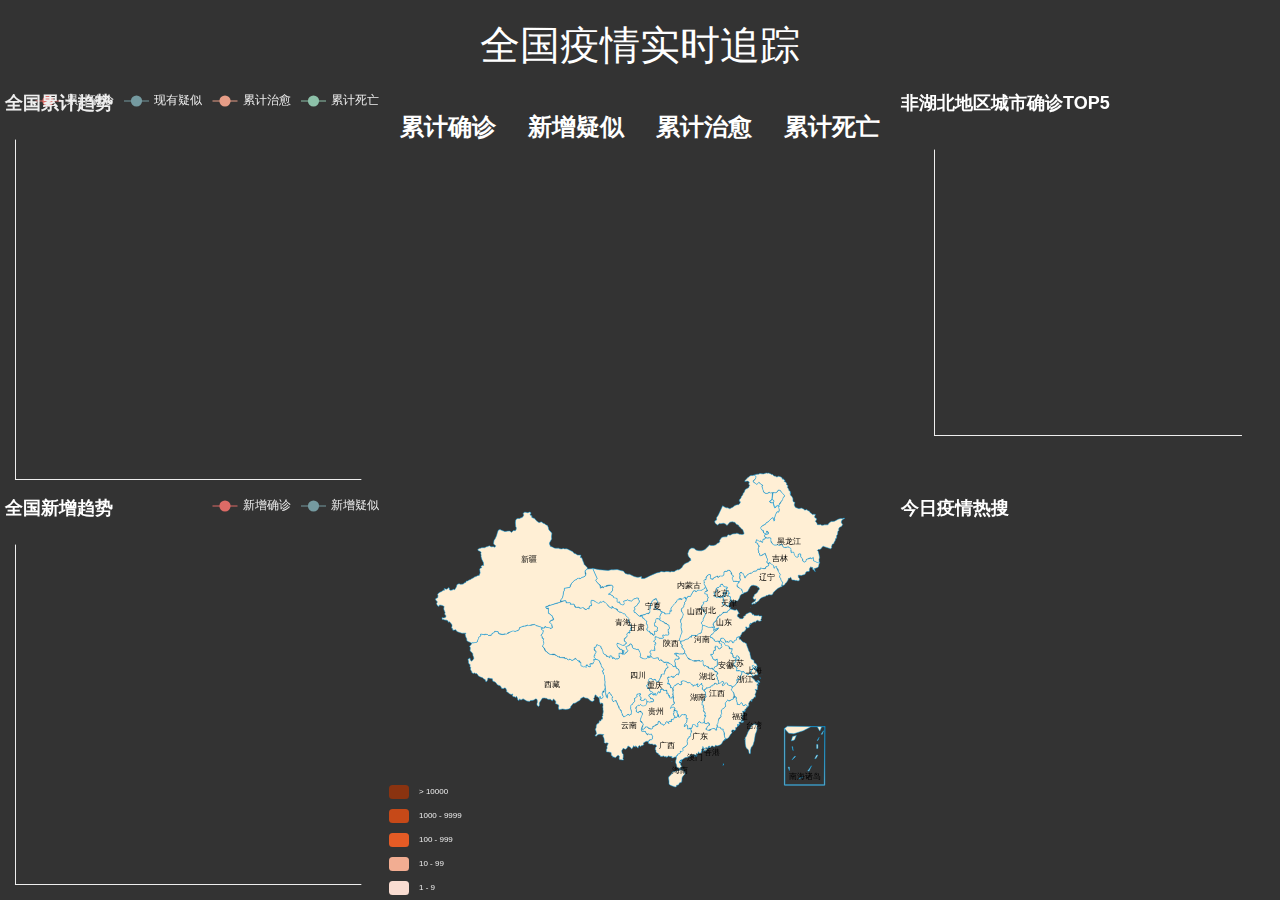
<file: templates/index.html>
<!DOCTYPE html>
<html lang="en">
<head>
    <meta charset="UTF-8">
    <title>test</title>
    <link rel="stylesheet" href="../static/css/main.css">
    <script src="../static/js/jquery-3.0.0.min.js"></script>
    <script src="../static/js/echarts.min.js"></script>
    <script src="../static/js/china.js"></script>
    <script src="../static/js/echarts-wordcloud.min.js"></script>
</head>
<body>
<div>
    <div id="title">全国疫情实时追踪</div>
    <div id="time"></div>
    <div id="left1">
        <!--折线图-->
    </div>
    <div id="left2">

    </div>
    <div id="center1">
        <div class="num">
            <h1></h1>
            <h2>累计确诊</h2>
        </div>
        <div class="num">
            <h1></h1>
            <h2>新增疑似</h2>
        </div>
        <div class="num">
            <h1></h1>
            <h2>累计治愈</h2>
        </div>
        <div class="num">
            <h1></h1>
            <h2>累计死亡</h2>
        </div>
    </div>
    <div id="center2">

    </div>
    <div id="right1">

    </div>
    <div id="right2">

    </div>
</div>
<script src="../static/js/controller.js"></script>
<script src="../static/js/ec_center.js"></script>
<script src="../static/js/left1.js"></script>
<script src="../static/js/left2.js"></script>
<script src="../static/js/right1.js"></script>
<script src="../static/js/right2.js"></script>
</body>
</html>
</file>
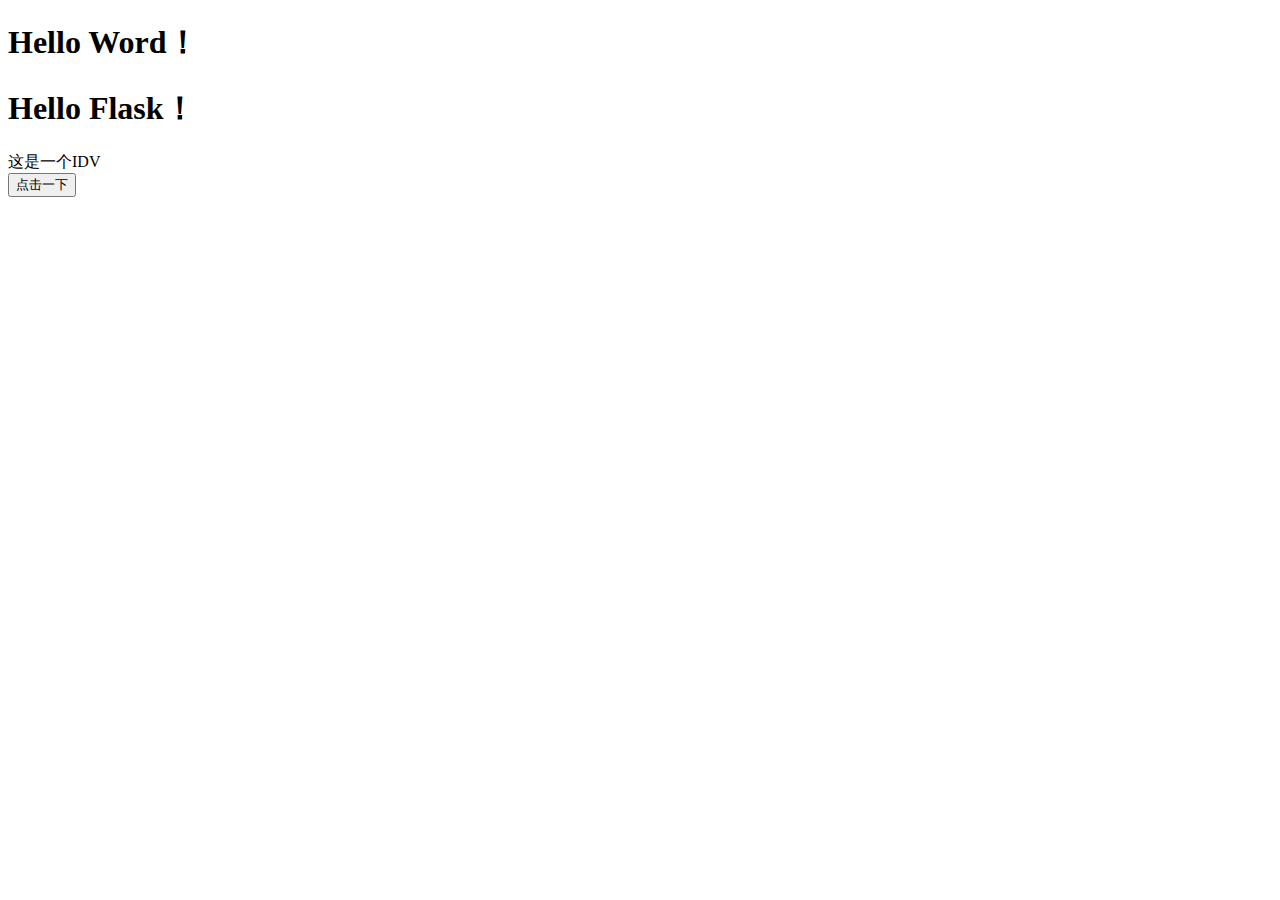
<file: templates/test.html>
<!DOCTYPE html>
<html lang="en">
<head>
    <meta charset="UTF-8">
    <script src="../static/js/jquery-3.0.0.min.js"></script>
    <title>Test</title>
</head>
<body>
<h1>Hello Word！</h1>
<h1>Hello Flask！</h1>

<div id="box">这是一个IDV</div>

<button id="bun" type="submit">点击一下</button>

<script>
    // 点击时间 点击 则执行函数
    $('#bun').click(function (){
        // ajax
        $.ajax({
            // 访问的的路径(127.0.0.1/ajax/)
            url : "/ajax/",
            // 访问类型 默认不写  GET
            type : "post",
            // 携带参数
            data : {
                "name" : "张依",
                "age" : 18
            },
            // success 如果成功则执行
            // data 就是返回过来的参数
            success:function (data) {
                alert(data)
            },
            // error 如果出错执行
            error:function () {
                alert('请求失败')
            }
        })
    })
</script>

</body
</html>
</file>
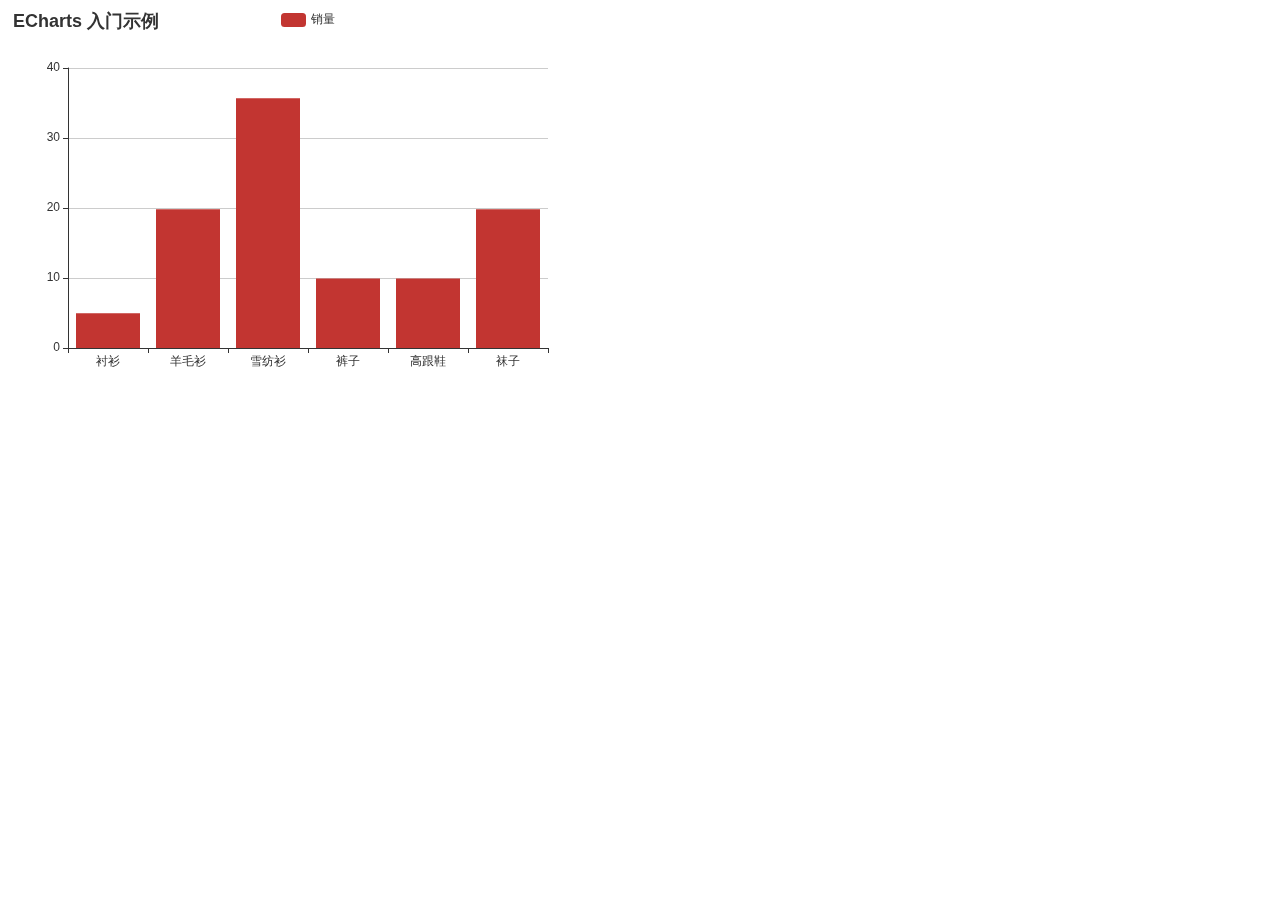
<file: templates/test2.html>
<!DOCTYPE html>
<html lang="en">
<head>
    <meta charset="UTF-8">
    <title>Title</title>
    <script src="../static/js/echarts.min.js"></script>
</head>
<body>
<div id="main" style="width: 600px;height:400px;"></div>
<script>
    var myChart = echarts.init(document.getElementById('main'));
    // 指定图表的配置项和数据
    var option = {
        title: {
            text: 'ECharts 入门示例'
        },
        tooltip: {},
        legend: {
            data: ['销量']
        },
        xAxis: {
            data: ["衬衫", "羊毛衫", "雪纺衫", "裤子", "高跟鞋", "袜子"]
        },
        yAxis: {},
        series: [{
            name: '销量',
            type: 'bar',
            data: [5, 20, 36, 10, 10, 20]
        }]
    };

    // 使用刚指定的配置项和数据显示图表。
    myChart.setOption(option);
</script>
</body>
</html>
</file>
<file: static/css/main.css>
body{
    margin: 0;
    background-color: #333;
}

#title{
	position: absolute;
	width: 40%;
	height: 10%;
	top: 0;
	left: 30%;
	color: #ffffff;
	font-size: 40px;
	display: flex;
	align-items: center;
	justify-content: center;
}

#time{
	position: absolute;
    width: 30%;
	height: 10%;
	right: 2%;
	top: 1%;
	color: #FFFFFF;
	font-size: 30px;
	display: flex;
	align-items: center;
	justify-content: center;
}

#left1{
    height: 45%;
    width: 30%;
    background-color: red;
    position: absolute;
    left: 0;
    top: 10%;
}

#left2{
    height: 45%;
    width: 30%;
    background-color: darkgoldenrod;
    position: absolute;
    left: 0;
    top: 55%;
}

#right1{
    height: 45%;
    width: 30%;
    background-color: red;
    position: absolute;
    right: 0;
    top: 10%;
}

#right2{
    height: 45%;
    width: 30%;
    background-color: darkgoldenrod;
    position: absolute;
    right: 0;
    top: 55%;
}

#center1{
    height: 30%;
    width: 40%;
    /*background-color: black;*/
    position: absolute;
    left: 30%;
    top: 10%;

	display: flex;
	align-items: center;
	justify-content: center;
}

#center2{
    height: 60%;
    width: 40%;
    background-color: darkseagreen;
    position: absolute;
    left: 30%;
    top: 40%;
}

.num{
    /*转换为行级标签*/
    float: left;
    /*平分宽度*/
    width: 25%;
    height: 100%;
    text-align: center;
}

.num h1{
    color: gold;
}

.num{
    color: white;
    font-family: 幼园, serif;
}
</file>
